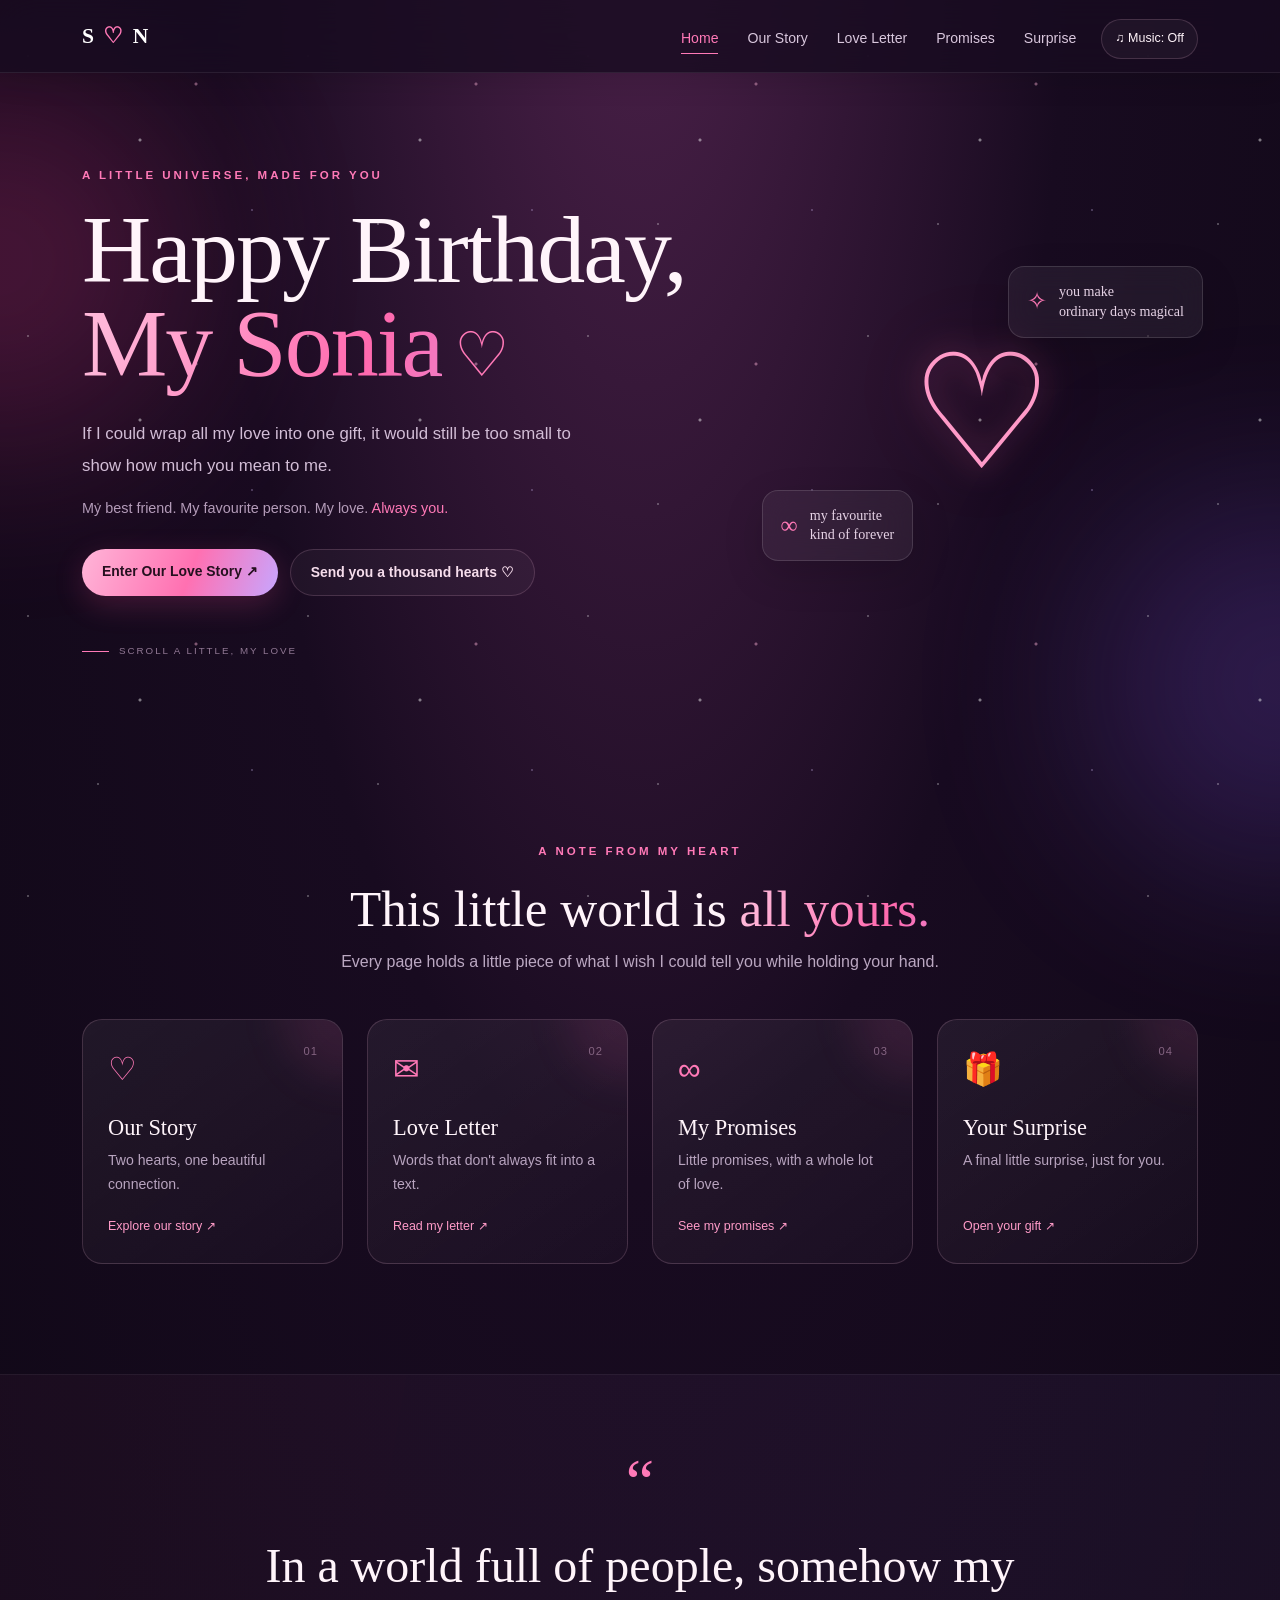
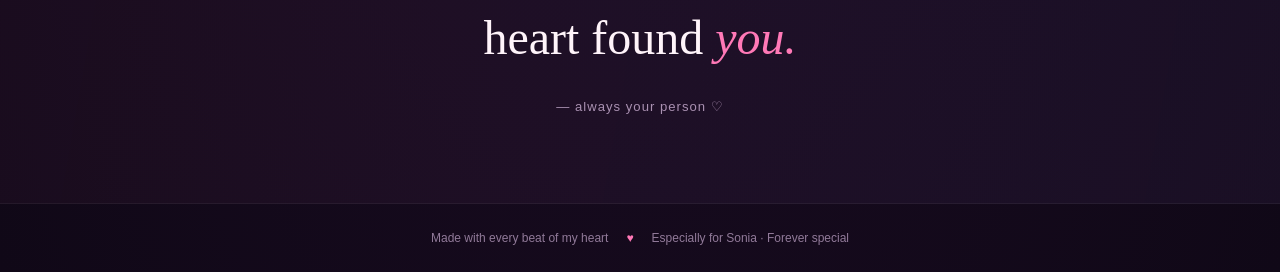
<file: index.html>
<!DOCTYPE html>
<html lang="en">
<head>
  <meta charset="UTF-8">
  <meta name="viewport" content="width=device-width, initial-scale=1.0">
  <meta name="theme-color" content="#180b20">
  <title>For Sonia ♡ | A Birthday Love Story</title>
  <link href="https://cdn.jsdelivr.net/npm/bootstrap@5.3.3/dist/css/bootstrap.min.css" rel="stylesheet">
  <link rel="stylesheet" href="./css/style.css">
</head>
<body>
  <div class="ambient ambient-one"></div><div class="ambient ambient-two"></div>
  <div class="star-field" aria-hidden="true"></div>
  <nav class="navbar navbar-expand-lg navbar-dark site-nav">
    <div class="container">
      <a class="navbar-brand brand-mark" href="index.html">S <span>♡</span> N</a>
      <button class="navbar-toggler" type="button" data-bs-toggle="collapse" data-bs-target="#mainNav" aria-label="Toggle navigation"><span class="navbar-toggler-icon"></span></button>
      <div class="collapse navbar-collapse" id="mainNav">
        <ul class="navbar-nav ms-auto align-items-lg-center">
          <li class="nav-item"><a class="nav-link active" href="index.html">Home</a></li>
          <li class="nav-item"><a class="nav-link" href="pages/our-story.html">Our Story</a></li>
          <li class="nav-item"><a class="nav-link" href="pages/love-letter.html">Love Letter</a></li>
          <li class="nav-item"><a class="nav-link" href="pages/promises.html">Promises</a></li>
          <li class="nav-item"><a class="nav-link" href="pages/final-surprise.html">Surprise</a></li>
          <li class="nav-item ms-lg-2"><button id="musicBtn" class="music-toggle">♫ Music: Off</button></li>
        </ul>
      </div>
    </div>
  </nav>

  <main>
    <section class="hero-section container">
      <div class="hero-content">
        <p class="eyebrow reveal">A LITTLE UNIVERSE, MADE FOR YOU</p>
        <div class="orbit-heart" aria-hidden="true"><span class="orbit orbit-a"></span><span class="orbit orbit-b"></span><span class="heart-core">♥</span><span class="orbit-dot"></span></div>
        <h1 class="hero-title reveal">Happy Birthday,<br><span class="gradient-text">My Sonia</span><span class="tiny-heart">♡</span></h1>
        <p class="hero-copy reveal">If I could wrap all my love into one gift, it would still be too small to show how much you mean to me.</p>
        <p class="hero-subline reveal">My best friend. My favourite person. My love. <span>Always you.</span></p>
        <div class="hero-actions reveal">
          <a class="btn btn-love" href="pages/our-story.html">Enter Our Love Story <span>↗</span></a>
          <button id="heartBurstBtn" class="btn btn-quiet">Send you a thousand hearts ♡</button>
        </div>
        <div class="scroll-cue"><span></span> SCROLL A LITTLE, MY LOVE</div>
      </div>
      <div class="hero-side" aria-hidden="true">
        <div class="glass-note note-top"><span class="note-icon">✧</span><span>you make<br>ordinary days magical</span></div>
        <div class="big-heart">♡</div>
        <div class="glass-note note-bottom"><span class="note-icon">∞</span><span>my favourite<br>kind of forever</span></div>
      </div>
    </section>

    <section class="container section-pad">
      <div class="section-heading reveal">
        <p class="eyebrow">A NOTE FROM MY HEART</p>
        <h2>This little world is <span class="gradient-text">all yours.</span></h2>
        <p>Every page holds a little piece of what I wish I could tell you while holding your hand.</p>
      </div>
      <div class="row g-4 feature-grid">
        <div class="col-md-6 col-lg-3 reveal"><a class="feature-card" href="pages/our-story.html"><span class="feature-number">01</span><span class="feature-icon">♡</span><h3>Our Story</h3><p>Two hearts, one beautiful connection.</p><span class="card-link">Explore our story ↗</span></a></div>
        <div class="col-md-6 col-lg-3 reveal"><a class="feature-card" href="pages/love-letter.html"><span class="feature-number">02</span><span class="feature-icon">✉</span><h3>Love Letter</h3><p>Words that don't always fit into a text.</p><span class="card-link">Read my letter ↗</span></a></div>
        <div class="col-md-6 col-lg-3 reveal"><a class="feature-card" href="pages/promises.html"><span class="feature-number">03</span><span class="feature-icon">∞</span><h3>My Promises</h3><p>Little promises, with a whole lot of love.</p><span class="card-link">See my promises ↗</span></a></div>
        <div class="col-md-6 col-lg-3 reveal"><a class="feature-card" href="pages/final-surprise.html"><span class="feature-number">04</span><span class="feature-icon">🎁</span><h3>Your Surprise</h3><p>A final little surprise, just for you.</p><span class="card-link">Open your gift ↗</span></a></div>
      </div>
    </section>

    <section class="quote-band">
      <div class="container reveal">
        <span class="quote-mark">“</span>
        <p>In a world full of people, somehow my heart found <em>you.</em></p>
        <span class="quote-signature">— always your person ♡</span>
      </div>
    </section>
  </main>

  <footer class="site-footer"><span>Made with every beat of my heart</span><span class="footer-heart">♥</span><span>Especially for Sonia · Forever special</span></footer>
  <div id="toastMessage" class="toast-message" role="status"></div>
  <script src="https://cdn.jsdelivr.net/npm/bootstrap@5.3.3/dist/js/bootstrap.bundle.min.js"></script>
  <script src="./js/script.js"></script>
</body>
</html>
</file>
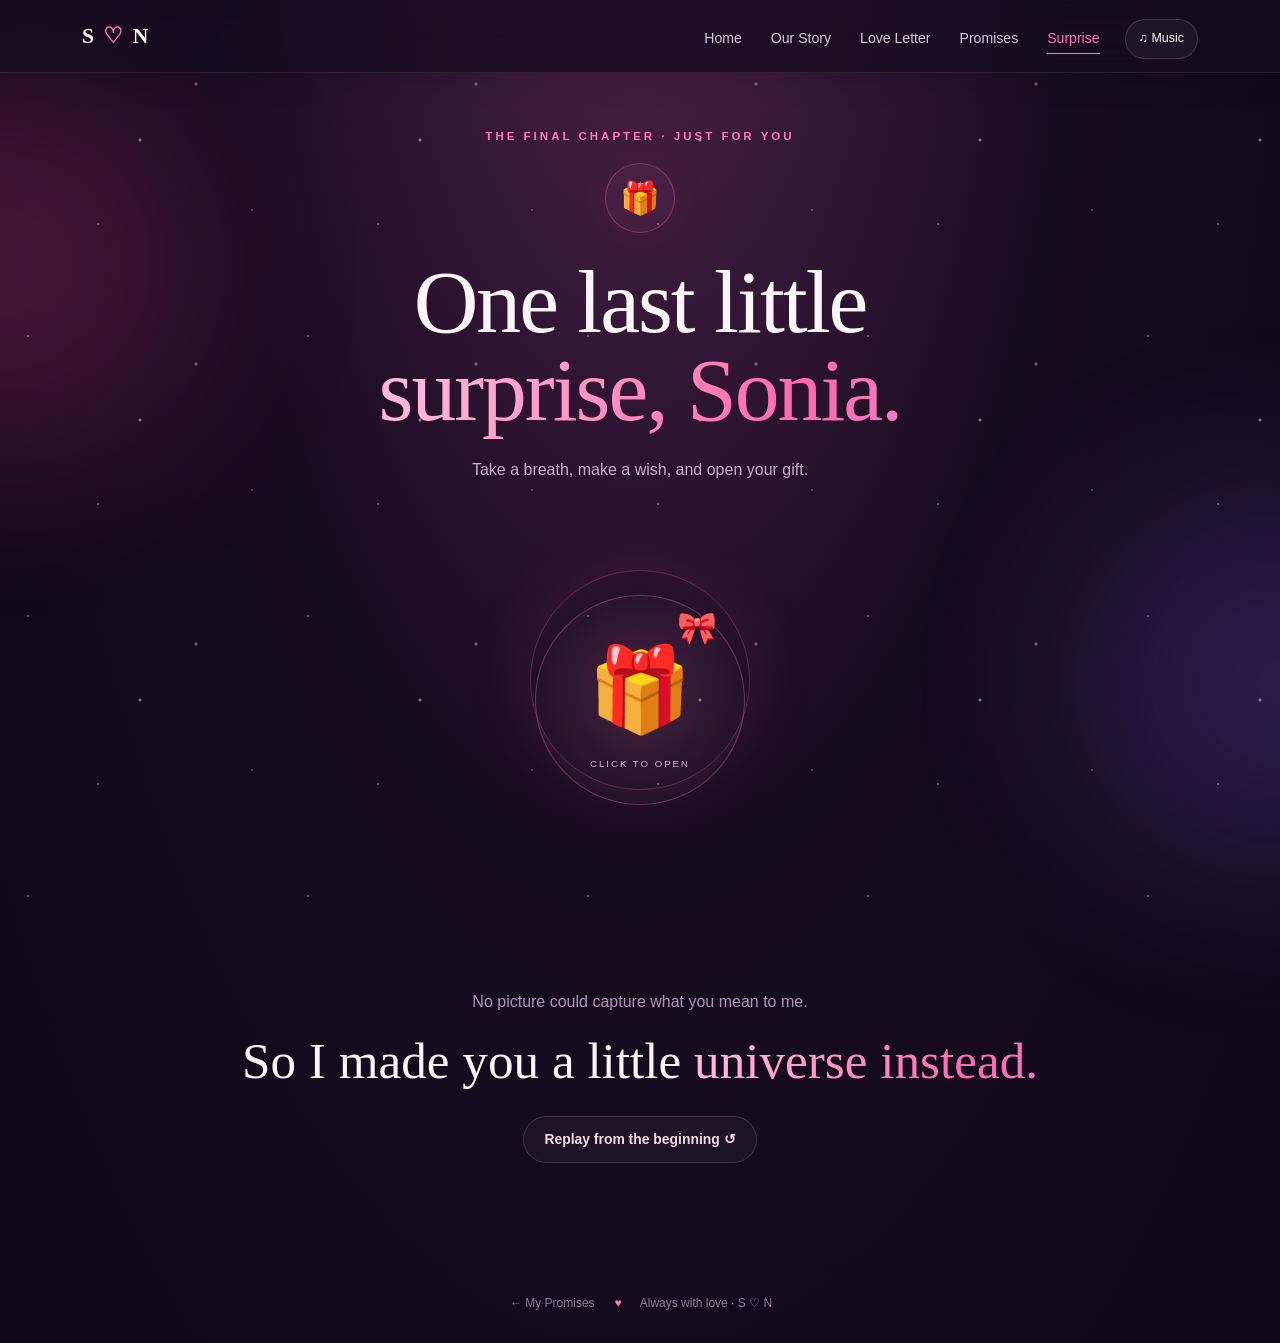
<file: pages/final-surprise.html>
<!DOCTYPE html>
<html lang="en">
<head><meta charset="UTF-8"><meta name="viewport" content="width=device-width, initial-scale=1.0"><title>One Last Surprise 🎁 | Sonia</title><link href="https://cdn.jsdelivr.net/npm/bootstrap@5.3.3/dist/css/bootstrap.min.css" rel="stylesheet"><link rel="stylesheet" href="../css/style.css"></head>
<body><div class="ambient ambient-one"></div><div class="ambient ambient-two"></div><div class="star-field"></div>
<nav class="navbar navbar-expand-lg navbar-dark site-nav"><div class="container"><a class="navbar-brand brand-mark" href="../index.html">S <span>♡</span> N</a><button class="navbar-toggler" type="button" data-bs-toggle="collapse" data-bs-target="#mainNav"><span class="navbar-toggler-icon"></span></button><div class="collapse navbar-collapse" id="mainNav"><ul class="navbar-nav ms-auto align-items-lg-center"><li class="nav-item"><a class="nav-link" href="../index.html">Home</a></li><li class="nav-item"><a class="nav-link" href="our-story.html">Our Story</a></li><li class="nav-item"><a class="nav-link" href="love-letter.html">Love Letter</a></li><li class="nav-item"><a class="nav-link" href="promises.html">Promises</a></li><li class="nav-item"><a class="nav-link active" href="final-surprise.html">Surprise</a></li><li class="nav-item ms-lg-2"><button class="music-toggle" data-music-toggle>♫ Music</button></li></ul></div></div></nav>
<main class="container inner-page final-page">
  <header class="page-hero reveal"><p class="eyebrow">THE FINAL CHAPTER · JUST FOR YOU</p><div class="page-symbol">🎁</div><h1>One last little<br><span class="gradient-text">surprise, Sonia.</span></h1><p>Take a breath, make a wish, and open your gift.</p></header>
  <section class="surprise-stage reveal">
    <div class="glow-ring"></div>
    <button id="bigGift" class="big-gift" aria-label="Open your birthday gift"><span class="gift-bow">🎀</span><span id="giftEmoji">🎁</span><small>CLICK TO OPEN</small></button>
    <div id="surpriseMessage" class="surprise-message" aria-live="polite">
      <div class="surprise-heart">♥</div>
      <p class="eyebrow">MY BIRTHDAY WISH FOR YOU</p>
      <h2>May your heart always<br><span class="gradient-text">feel loved.</span></h2>
      <p>May life be gentle with you, may your dreams find their way to you, and may you never forget how precious you are to me. Happy Birthday, my Sonia. You are one of my favourite parts of this life. 💗</p>
      <p class="forever-line">Today, tomorrow, and in all the little moments in between—I'm cheering for you. ♡</p>
      <button id="finalConfettiBtn" class="btn btn-love">Celebrate Our Sonia! 🎉</button>
    </div>
  </section>
  <div class="center-cta reveal"><p class="soft-copy">No picture could capture what you mean to me.</p><h2>So I made you a little <span class="gradient-text">universe instead.</span></h2><a class="btn btn-quiet" href="../index.html">Replay from the beginning ↺</a></div>
</main>
<footer class="site-footer"><a href="promises.html">← My Promises</a><span class="footer-heart">♥</span><span>Always with love · S ♡ N</span></footer>
<script src="https://cdn.jsdelivr.net/npm/bootstrap@5.3.3/dist/js/bootstrap.bundle.min.js"></script><script src="../js/script.js"></script></body></html>
</file>
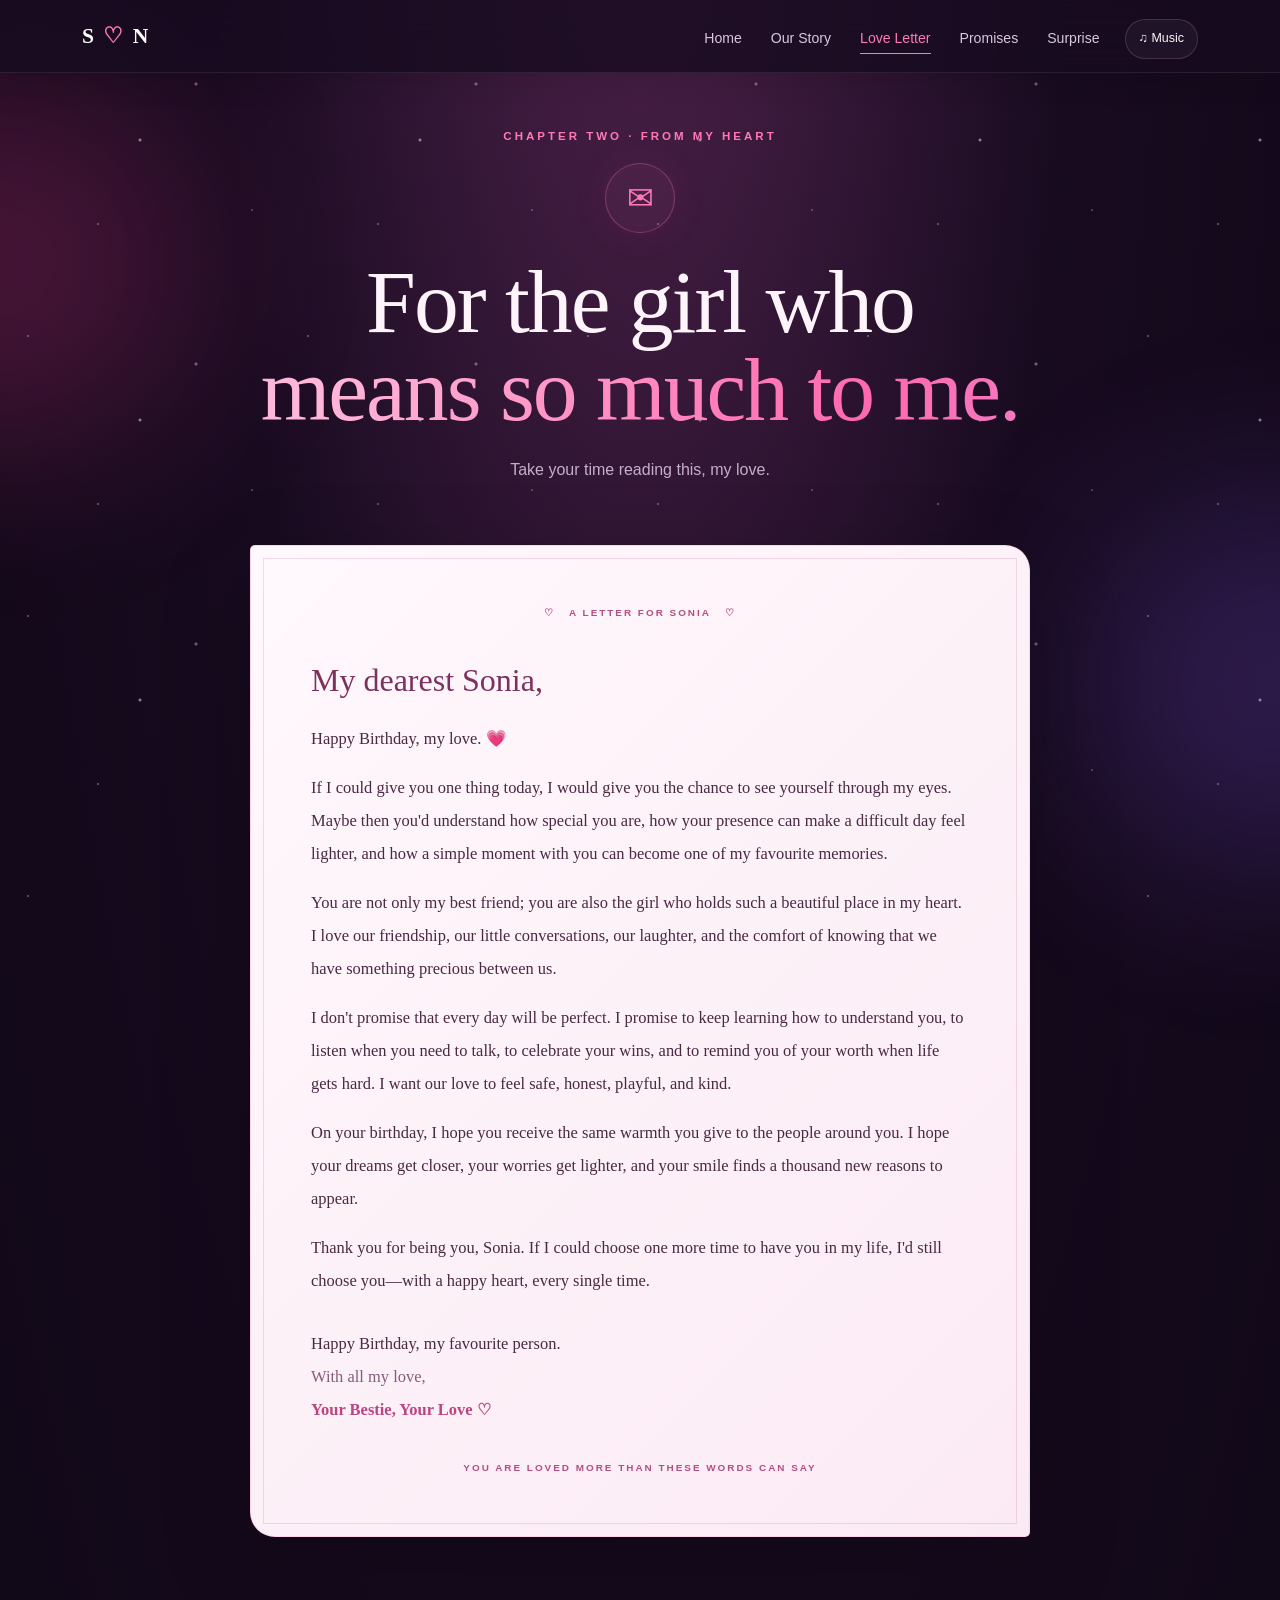
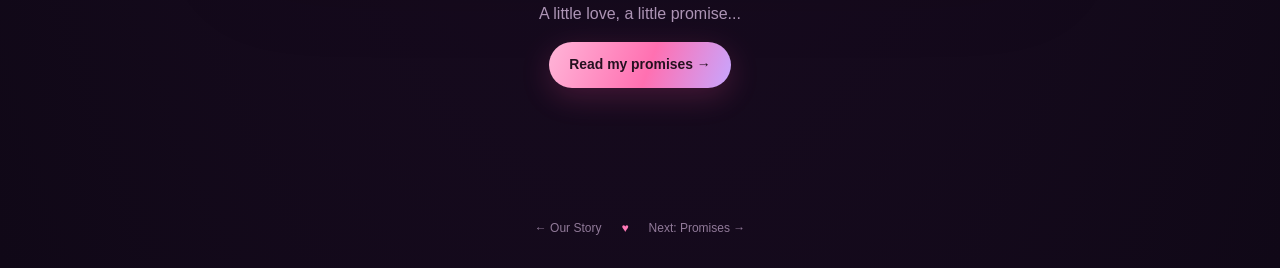
<file: pages/love-letter.html>
<!DOCTYPE html>
<html lang="en">
<head><meta charset="UTF-8"><meta name="viewport" content="width=device-width, initial-scale=1.0"><title>A Letter for Sonia 💌</title><link href="https://cdn.jsdelivr.net/npm/bootstrap@5.3.3/dist/css/bootstrap.min.css" rel="stylesheet"><link rel="stylesheet" href="../css/style.css"></head>
<body><div class="ambient ambient-one"></div><div class="ambient ambient-two"></div><div class="star-field"></div>
<nav class="navbar navbar-expand-lg navbar-dark site-nav"><div class="container"><a class="navbar-brand brand-mark" href="../index.html">S <span>♡</span> N</a><button class="navbar-toggler" type="button" data-bs-toggle="collapse" data-bs-target="#mainNav"><span class="navbar-toggler-icon"></span></button><div class="collapse navbar-collapse" id="mainNav"><ul class="navbar-nav ms-auto align-items-lg-center"><li class="nav-item"><a class="nav-link" href="../index.html">Home</a></li><li class="nav-item"><a class="nav-link" href="our-story.html">Our Story</a></li><li class="nav-item"><a class="nav-link active" href="love-letter.html">Love Letter</a></li><li class="nav-item"><a class="nav-link" href="promises.html">Promises</a></li><li class="nav-item"><a class="nav-link" href="final-surprise.html">Surprise</a></li><li class="nav-item ms-lg-2"><button class="music-toggle" data-music-toggle>♫ Music</button></li></ul></div></div></nav>
<main class="container inner-page letter-page">
  <header class="page-hero reveal"><p class="eyebrow">CHAPTER TWO · FROM MY HEART</p><div class="page-symbol">✉</div><h1>For the girl who<br><span class="gradient-text">means so much to me.</span></h1><p>Take your time reading this, my love.</p></header>
  <section class="love-letter-paper reveal">
    <div class="paper-top">♡ &nbsp; A LETTER FOR SONIA &nbsp; ♡</div>
    <h2>My dearest Sonia,</h2>
    <p>Happy Birthday, my love. 💗</p>
    <p>If I could give you one thing today, I would give you the chance to see yourself through my eyes. Maybe then you'd understand how special you are, how your presence can make a difficult day feel lighter, and how a simple moment with you can become one of my favourite memories.</p>
    <p>You are not only my best friend; you are also the girl who holds such a beautiful place in my heart. I love our friendship, our little conversations, our laughter, and the comfort of knowing that we have something precious between us.</p>
    <p>I don't promise that every day will be perfect. I promise to keep learning how to understand you, to listen when you need to talk, to celebrate your wins, and to remind you of your worth when life gets hard. I want our love to feel safe, honest, playful, and kind.</p>
    <p>On your birthday, I hope you receive the same warmth you give to the people around you. I hope your dreams get closer, your worries get lighter, and your smile finds a thousand new reasons to appear.</p>
    <p>Thank you for being you, Sonia. If I could choose one more time to have you in my life, I'd still choose you—with a happy heart, every single time.</p>
    <p class="letter-signoff">Happy Birthday, my favourite person.<br><span>With all my love,</span><br><strong>Your Bestie, Your Love ♡</strong></p>
    <div class="paper-bottom">YOU ARE LOVED MORE THAN THESE WORDS CAN SAY</div>
  </section>
  <div class="center-cta reveal"><p class="soft-copy">A little love, a little promise...</p><a class="btn btn-love" href="promises.html">Read my promises →</a></div>
</main>
<footer class="site-footer"><a href="our-story.html">← Our Story</a><span class="footer-heart">♥</span><a href="promises.html">Next: Promises →</a></footer>
<script src="https://cdn.jsdelivr.net/npm/bootstrap@5.3.3/dist/js/bootstrap.bundle.min.js"></script><script src="../js/script.js"></script></body></html>
</file>
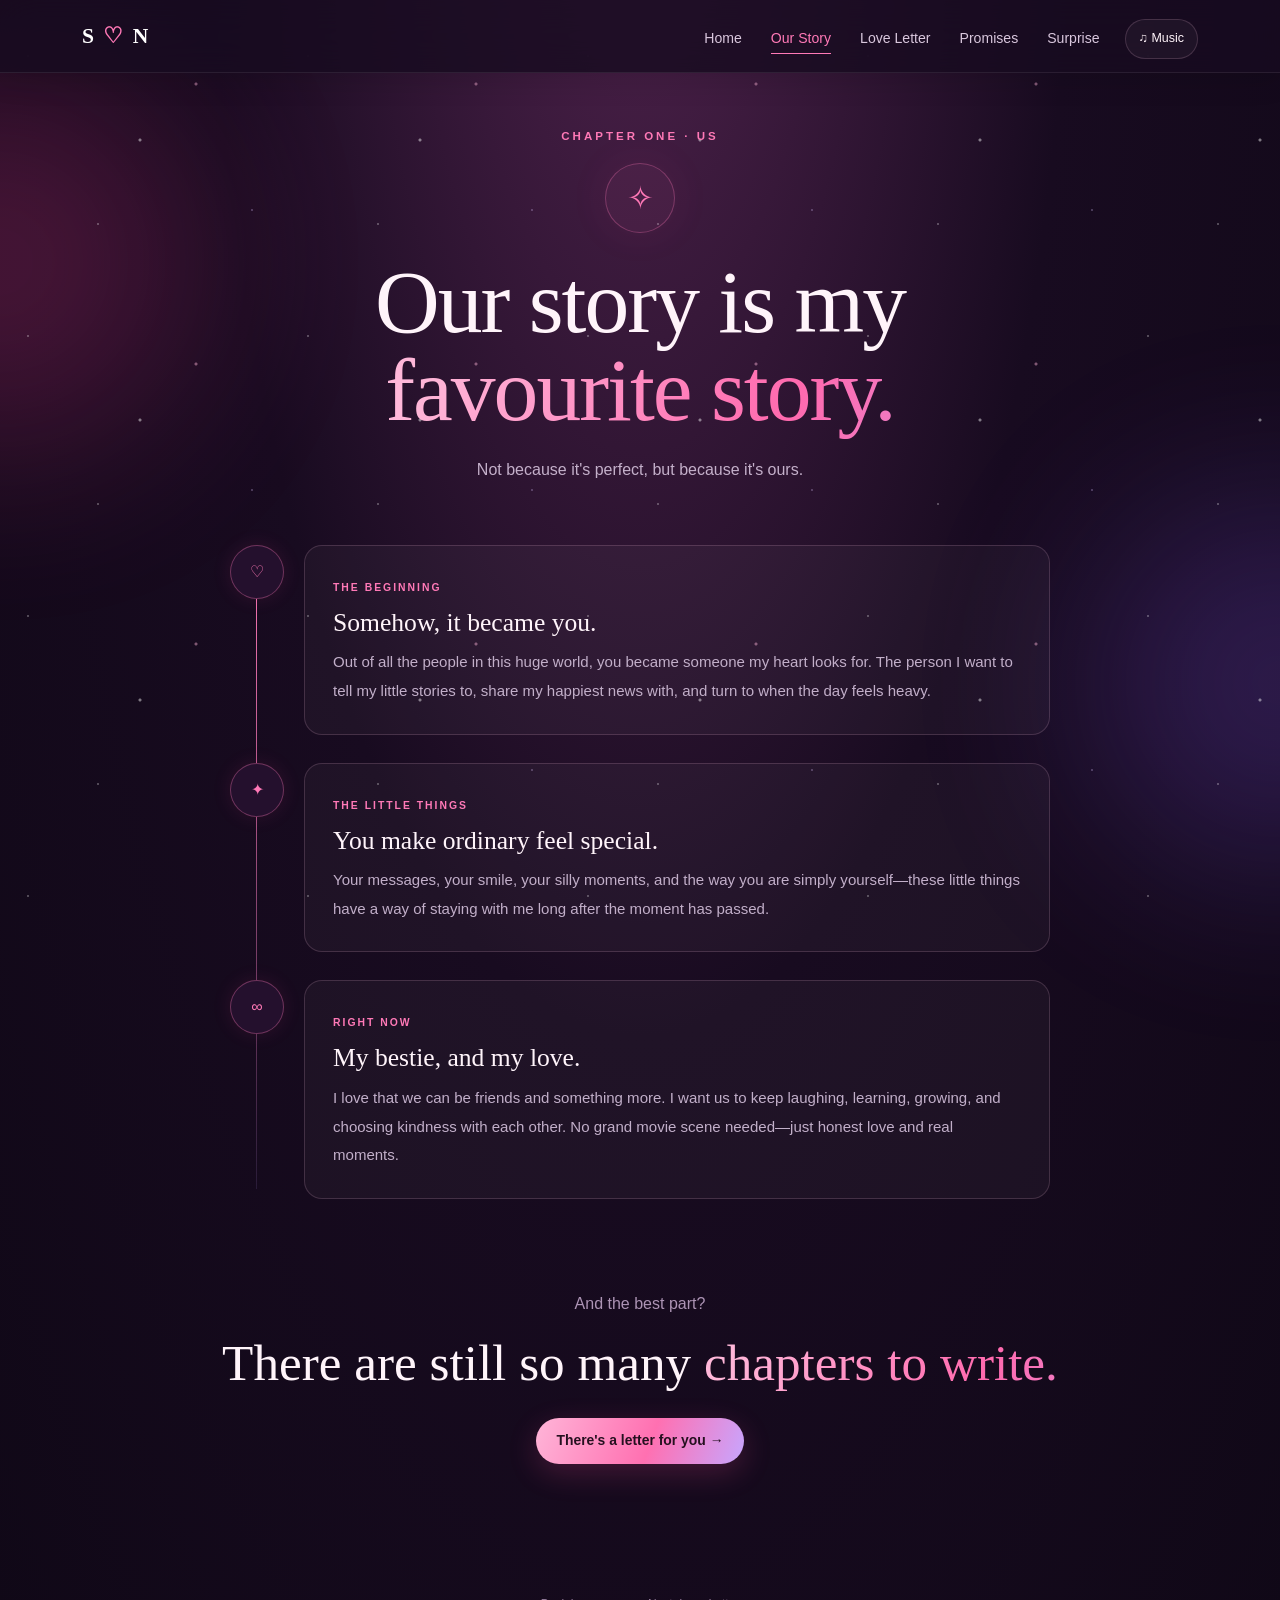
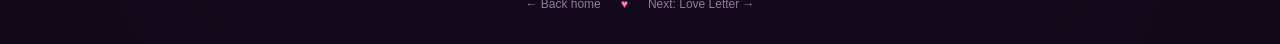
<file: pages/our-story.html>
<!DOCTYPE html>
<html lang="en">
<head>
  <meta charset="UTF-8"><meta name="viewport" content="width=device-width, initial-scale=1.0">
  <title>Our Story ♡ | For Sonia</title>
  <link href="https://cdn.jsdelivr.net/npm/bootstrap@5.3.3/dist/css/bootstrap.min.css" rel="stylesheet"><link rel="stylesheet" href="../css/style.css">
</head>
<body><div class="ambient ambient-one"></div><div class="ambient ambient-two"></div><div class="star-field"></div>
<nav class="navbar navbar-expand-lg navbar-dark site-nav"><div class="container"><a class="navbar-brand brand-mark" href="../index.html">S <span>♡</span> N</a><button class="navbar-toggler" type="button" data-bs-toggle="collapse" data-bs-target="#mainNav"><span class="navbar-toggler-icon"></span></button><div class="collapse navbar-collapse" id="mainNav"><ul class="navbar-nav ms-auto align-items-lg-center"><li class="nav-item"><a class="nav-link" href="../index.html">Home</a></li><li class="nav-item"><a class="nav-link active" href="our-story.html">Our Story</a></li><li class="nav-item"><a class="nav-link" href="love-letter.html">Love Letter</a></li><li class="nav-item"><a class="nav-link" href="promises.html">Promises</a></li><li class="nav-item"><a class="nav-link" href="final-surprise.html">Surprise</a></li><li class="nav-item ms-lg-2"><button class="music-toggle" data-music-toggle>♫ Music</button></li></ul></div></div></nav>
<main class="container inner-page">
  <header class="page-hero reveal"><p class="eyebrow">CHAPTER ONE · US</p><div class="page-symbol">✧</div><h1>Our story is my<br><span class="gradient-text">favourite story.</span></h1><p>Not because it's perfect, but because it's ours.</p></header>
  <section class="story-timeline">
    <article class="timeline-item reveal"><span class="timeline-dot">♡</span><div class="timeline-card"><span class="mini-label">THE BEGINNING</span><h2>Somehow, it became you.</h2><p>Out of all the people in this huge world, you became someone my heart looks for. The person I want to tell my little stories to, share my happiest news with, and turn to when the day feels heavy.</p></div></article>
    <article class="timeline-item reveal"><span class="timeline-dot">✦</span><div class="timeline-card"><span class="mini-label">THE LITTLE THINGS</span><h2>You make ordinary feel special.</h2><p>Your messages, your smile, your silly moments, and the way you are simply yourself—these little things have a way of staying with me long after the moment has passed.</p></div></article>
    <article class="timeline-item reveal"><span class="timeline-dot">∞</span><div class="timeline-card"><span class="mini-label">RIGHT NOW</span><h2>My bestie, and my love.</h2><p>I love that we can be friends and something more. I want us to keep laughing, learning, growing, and choosing kindness with each other. No grand movie scene needed—just honest love and real moments.</p></div></article>
  </section>
  <div class="center-cta reveal"><p class="soft-copy">And the best part?</p><h2>There are still so many <span class="gradient-text">chapters to write.</span></h2><a class="btn btn-love" href="love-letter.html">There's a letter for you →</a></div>
</main>
<footer class="site-footer"><a href="../index.html">← Back home</a><span class="footer-heart">♥</span><a href="love-letter.html">Next: Love Letter →</a></footer>
<script src="https://cdn.jsdelivr.net/npm/bootstrap@5.3.3/dist/js/bootstrap.bundle.min.js"></script><script src="../js/script.js"></script></body></html>
</file>
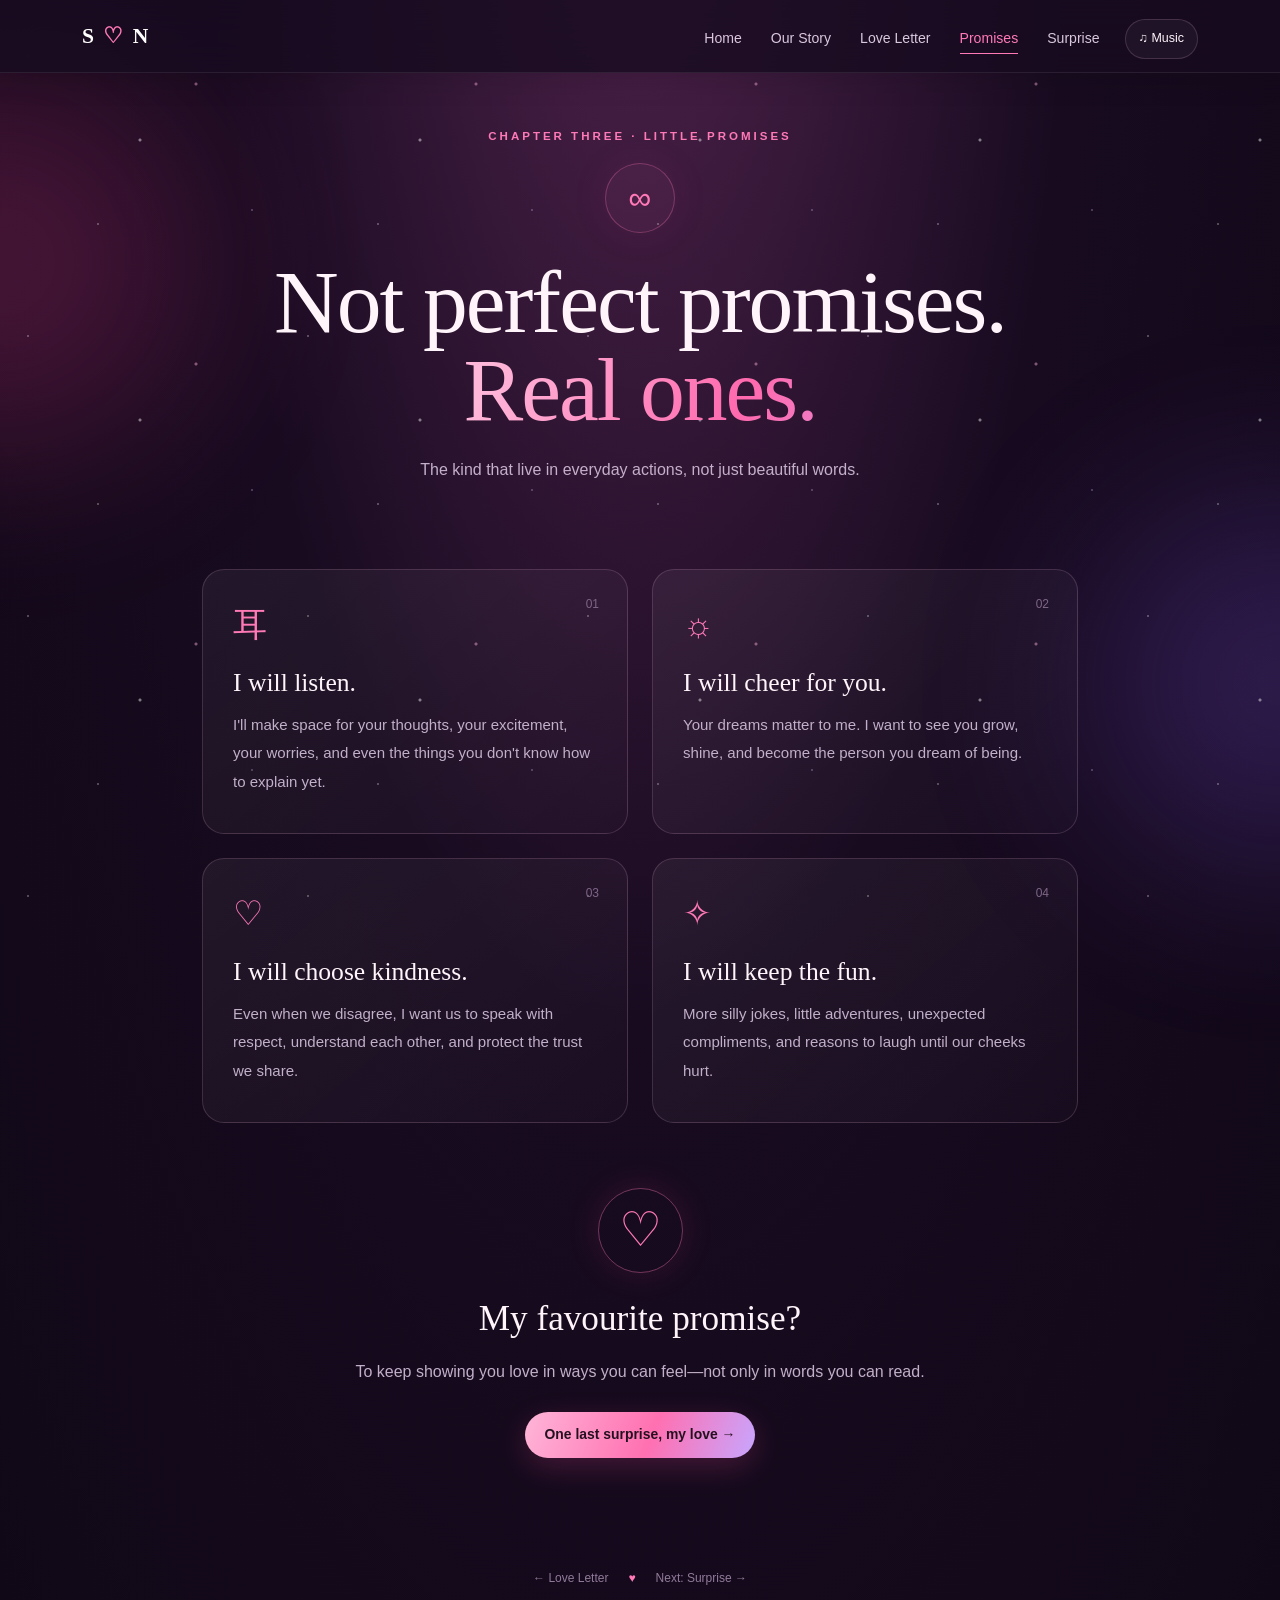
<file: pages/promises.html>
<!DOCTYPE html>
<html lang="en">
<head><meta charset="UTF-8"><meta name="viewport" content="width=device-width, initial-scale=1.0"><title>My Promises to Sonia ∞</title><link href="https://cdn.jsdelivr.net/npm/bootstrap@5.3.3/dist/css/bootstrap.min.css" rel="stylesheet"><link rel="stylesheet" href="../css/style.css"></head>
<body><div class="ambient ambient-one"></div><div class="ambient ambient-two"></div><div class="star-field"></div>
<nav class="navbar navbar-expand-lg navbar-dark site-nav"><div class="container"><a class="navbar-brand brand-mark" href="../index.html">S <span>♡</span> N</a><button class="navbar-toggler" type="button" data-bs-toggle="collapse" data-bs-target="#mainNav"><span class="navbar-toggler-icon"></span></button><div class="collapse navbar-collapse" id="mainNav"><ul class="navbar-nav ms-auto align-items-lg-center"><li class="nav-item"><a class="nav-link" href="../index.html">Home</a></li><li class="nav-item"><a class="nav-link" href="our-story.html">Our Story</a></li><li class="nav-item"><a class="nav-link" href="love-letter.html">Love Letter</a></li><li class="nav-item"><a class="nav-link active" href="promises.html">Promises</a></li><li class="nav-item"><a class="nav-link" href="final-surprise.html">Surprise</a></li><li class="nav-item ms-lg-2"><button class="music-toggle" data-music-toggle>♫ Music</button></li></ul></div></div></nav>
<main class="container inner-page">
  <header class="page-hero reveal"><p class="eyebrow">CHAPTER THREE · LITTLE PROMISES</p><div class="page-symbol">∞</div><h1>Not perfect promises.<br><span class="gradient-text">Real ones.</span></h1><p>The kind that live in everyday actions, not just beautiful words.</p></header>
  <section class="row g-4 promise-grid">
    <div class="col-md-6 reveal"><article class="promise-card"><span>01</span><div class="promise-icon">耳</div><h2>I will listen.</h2><p>I'll make space for your thoughts, your excitement, your worries, and even the things you don't know how to explain yet.</p></article></div>
    <div class="col-md-6 reveal"><article class="promise-card"><span>02</span><div class="promise-icon">☼</div><h2>I will cheer for you.</h2><p>Your dreams matter to me. I want to see you grow, shine, and become the person you dream of being.</p></article></div>
    <div class="col-md-6 reveal"><article class="promise-card"><span>03</span><div class="promise-icon">♡</div><h2>I will choose kindness.</h2><p>Even when we disagree, I want us to speak with respect, understand each other, and protect the trust we share.</p></article></div>
    <div class="col-md-6 reveal"><article class="promise-card"><span>04</span><div class="promise-icon">✧</div><h2>I will keep the fun.</h2><p>More silly jokes, little adventures, unexpected compliments, and reasons to laugh until our cheeks hurt.</p></article></div>
  </section>
  <div class="promise-finale reveal"><div class="promise-ring">♡</div><h2>My favourite promise?</h2><p>To keep showing you love in ways you can feel—not only in words you can read.</p><a class="btn btn-love" href="final-surprise.html">One last surprise, my love →</a></div>
</main>
<footer class="site-footer"><a href="love-letter.html">← Love Letter</a><span class="footer-heart">♥</span><a href="final-surprise.html">Next: Surprise →</a></footer>
<script src="https://cdn.jsdelivr.net/npm/bootstrap@5.3.3/dist/js/bootstrap.bundle.min.js"></script><script src="../js/script.js"></script></body></html>
</file>
<file: css/style.css>
/* ===============================
   SONIA'S ROMANTIC BIRTHDAY WEBSITE
   Beginner-friendly custom CSS
   =============================== */
:root {
  --night: #180b20;
  --night-soft: #24102d;
  --pink: #ff79b7;
  --rose: #ff4f9a;
  --lilac: #bba0ff;
  --cream: #fff4fa;
  --muted: #c9b5ce;
  --line: rgba(255, 195, 225, .17);
}
* { box-sizing: border-box; }
html { scroll-behavior: smooth; scroll-padding-top: 84px; }
body {
  position: relative;
  min-height: 100vh;
  margin: 0;
  overflow-x: hidden;
  color: var(--cream);
  background: radial-gradient(ellipse at 50% -15%, #51234e 0%, var(--night) 48%, #100817 100%);
  font-family: "Trebuchet MS", Arial, sans-serif;
}
a { color: inherit; text-decoration: none; }
.ambient { position: fixed; z-index: -3; width: 380px; height: 380px; border-radius: 50%; filter: blur(95px); opacity: .22; pointer-events: none; }
.ambient-one { top: 8%; left: -190px; background: #ff3f99; animation: ambientDrift 14s ease-in-out infinite alternate; }
.ambient-two { right: -190px; bottom: 3%; background: #8d5bff; animation: ambientDrift 17s ease-in-out infinite alternate-reverse; }
.star-field { position: fixed; inset: 0; z-index: -2; pointer-events: none; opacity: .45; background-image: radial-gradient(1px 1px at 10% 20%, #fff 50%, transparent 100%), radial-gradient(2px 2px at 70% 30%, #ffb7d9 50%, transparent 100%), radial-gradient(1px 1px at 35% 80%, #fff 50%, transparent 100%), radial-gradient(1px 1px at 90% 75%, #d7c2ff 50%, transparent 100%), radial-gradient(2px 2px at 50% 50%, #fff 50%, transparent 100%); background-size: 280px 280px; animation: starTwinkle 5s ease-in-out infinite alternate; }
.site-nav { position: sticky; top: 0; z-index: 5; padding: 13px 0; border-bottom: 1px solid rgba(255,255,255,.08); background: rgba(24,11,32,.82); backdrop-filter: blur(18px); box-shadow: 0 8px 28px rgba(0,0,0,.12); }
.brand-mark { font-family: Georgia, serif; font-size: 1.35rem; letter-spacing: 2px; font-weight: 700; }
.brand-mark span { color: var(--pink); display: inline-block; animation: heartBeat 1.6s infinite; }
.navbar-nav { gap: 5px; }
.nav-link { position: relative; color: #d9c7dd !important; font-size: .88rem; padding: 10px 12px !important; transition: color .25s ease; }
.nav-link::after { position: absolute; right: 12px; bottom: 5px; left: 12px; height: 1px; content: ""; background: var(--pink); transform: scaleX(0); transform-origin: left; transition: transform .25s ease; }
.nav-link:hover, .nav-link.active { color: var(--pink) !important; }
.nav-link:hover::after, .nav-link.active::after { transform: scaleX(1); }
.music-toggle { min-height: 40px; padding: 8px 13px; color: var(--cream); border: 1px solid var(--line); border-radius: 50px; background: rgba(255,255,255,.04); font-size: .78rem; transition: .25s; }
.music-toggle:hover { border-color: var(--pink); background: rgba(255,121,183,.1); }
.navbar-toggler { border-color: var(--line); }
.navbar-toggler:focus { box-shadow: 0 0 0 .2rem rgba(255,121,183,.25); }
.navbar-collapse { padding-top: 5px; }
.hero-section { display: grid; grid-template-columns: 1.2fr .8fr; align-items: center; gap: 35px; min-height: 690px; padding-top: 65px; padding-bottom: 75px; }
.hero-content { position: relative; z-index: 1; }
.eyebrow { margin-bottom: 18px; color: var(--pink); font-size: .72rem; font-weight: 700; letter-spacing: 3px; }
.hero-title, .page-hero h1 { margin: 0; font-family: Georgia, "Times New Roman", serif; font-size: clamp(3.5rem, 7.5vw, 6.8rem); line-height: .98; letter-spacing: -2px; }
.gradient-text { color: transparent; background: linear-gradient(110deg, #ffb7d9 5%, #ff69ae 45%, #c9adff 95%); background-size: 180% 100%; background-clip: text; -webkit-background-clip: text; animation: gradientShimmer 8s ease-in-out infinite alternate; }
.tiny-heart { display: inline-block; margin-left: 12px; color: var(--pink); font-size: .65em; animation: heartBeat 1.7s infinite; }
.hero-copy { max-width: 510px; margin-top: 27px; color: #d2bdd6; font-size: 1.05rem; line-height: 1.9; }
.hero-subline { color: #b49cb9; font-size: .9rem; }
.hero-subline span { color: var(--pink); }
.hero-actions { display: flex; flex-wrap: wrap; gap: 12px; margin-top: 30px; }
.btn { min-height: 46px; padding: 12px 20px; border-radius: 50px; font-size: .87rem; font-weight: 700; transition: transform .25s, box-shadow .25s, background .25s; }
.btn:hover { transform: translateY(-3px); }
.btn:active { transform: translateY(0) scale(.98); }
.btn-love { color: #25101f; border: 0; background: linear-gradient(110deg, #ffb5d8, #ff70b1 55%, #c7a6ff); box-shadow: 0 9px 30px rgba(255,79,154,.2); }
.btn-love:hover { color: #25101f; box-shadow: 0 13px 35px rgba(255,79,154,.34); }
.btn-quiet { color: #f6ddec; border: 1px solid var(--line); background: rgba(255,255,255,.035); }
.btn-quiet:hover { color: white; border-color: rgba(255,121,183,.55); background: rgba(255,121,183,.08); }
.scroll-cue { display: flex; align-items: center; gap: 10px; margin-top: 48px; color: #927995; font-size: .61rem; letter-spacing: 2px; }
.scroll-cue span { width: 27px; height: 1px; background: var(--pink); }
.hero-side { position: relative; min-height: 390px; display: grid; place-items: center; }
.big-heart { display: grid; place-items: center; width: 245px; height: 245px; color: #ff9ac8; font-size: 10rem; text-shadow: 0 0 30px rgba(255,105,174,.55), 0 0 95px rgba(255,70,151,.3); animation: heartFloat 4s ease-in-out infinite; }
.orbit-heart { position: relative; width: 100px; height: 100px; margin: 0 0 25px 8px; display: none; }
.heart-core { position: absolute; inset: 0; display: grid; place-items: center; color: var(--pink); font-size: 5rem; text-shadow: 0 0 30px #ff4f9a; animation: heartBeat 1.5s infinite; }
.orbit { position: absolute; inset: 5px -30px; border: 1px solid rgba(255,150,204,.4); border-radius: 50%; transform: rotate(35deg); }
.orbit-b { transform: rotate(-35deg); }
.orbit-dot { position: absolute; top: 5px; left: 70px; width: 9px; height: 9px; border-radius: 50%; background: #fff0f8; box-shadow: 0 0 15px var(--pink); }
.glass-note { position: absolute; display: flex; align-items: center; gap: 12px; padding: 15px 18px; color: #e6d3e6; border: 1px solid rgba(255,255,255,.13); border-radius: 16px; background: rgba(255,255,255,.055); backdrop-filter: blur(15px); font-family: Georgia, serif; font-size: .88rem; line-height: 1.4; box-shadow: 0 14px 40px rgba(0,0,0,.14); animation: noteFloat 5s ease-in-out infinite; }
.note-icon { color: var(--pink); font-size: 1.5rem; }
.note-top { top: 48px; right: -5px; }
.note-bottom { bottom: 47px; left: -4px; animation-delay: -2.2s; }
.section-pad { padding-top: 80px; padding-bottom: 110px; }
.section-heading { max-width: 650px; margin: 0 auto 42px; text-align: center; }
.section-heading h2, .center-cta h2 { font-family: Georgia, serif; font-size: clamp(2rem, 4vw, 3.3rem); }
.section-heading p:not(.eyebrow) { color: #bba8c2; line-height: 1.8; }
.feature-card { position: relative; display: block; height: 100%; min-height: 245px; padding: 25px; overflow: hidden; border: 1px solid var(--line); border-radius: 20px; background: linear-gradient(145deg, rgba(255,255,255,.06), rgba(255,255,255,.018)); transition: transform .35s, border-color .35s, background .35s, box-shadow .35s; }
.feature-card::after { content: ""; position: absolute; top: -70px; right: -70px; width: 130px; height: 130px; border-radius: 50%; background: rgba(255,105,174,.09); filter: blur(20px); transition: transform .4s; }
.feature-card:hover, .feature-card:focus-visible { color: var(--cream); transform: translateY(-8px); border-color: rgba(255,121,183,.55); background: linear-gradient(145deg, rgba(255,121,183,.1), rgba(255,255,255,.025)); box-shadow: 0 18px 38px rgba(0,0,0,.2); }
.feature-card:hover::after { transform: scale(1.5); }
.feature-number { position: absolute; top: 23px; right: 24px; color: #7d657f; font-size: .7rem; letter-spacing: 1px; }
.feature-icon { display: block; margin-bottom: 22px; color: var(--pink); font-size: 2rem; }
.feature-card h3 { font-family: Georgia, serif; font-size: 1.4rem; }
.feature-card p { min-height: 48px; color: #b8a4bf; font-size: .88rem; line-height: 1.65; }
.card-link { color: #ff9bc8; font-size: .78rem; }
.quote-band { padding: 85px 0; text-align: center; border-top: 1px solid rgba(255,255,255,.05); border-bottom: 1px solid rgba(255,255,255,.05); background: linear-gradient(100deg, rgba(255,121,183,.04), rgba(175,135,255,.06)); }
.quote-mark { color: var(--pink); font-family: Georgia, serif; font-size: 4rem; line-height: .7; }
.quote-band p { max-width: 760px; margin: 20px auto; font-family: Georgia, serif; font-size: clamp(1.7rem, 4vw, 3rem); }
.quote-band em { color: var(--pink); }
.quote-signature { color: #aa91b2; font-size: .82rem; letter-spacing: 1px; }
.site-footer { display: flex; flex-wrap: wrap; justify-content: center; align-items: center; gap: 18px; padding: 25px 15px; color: #917a99; font-size: .75rem; text-align: center; }
.site-footer a { padding: 6px 2px; transition: color .2s ease; }
.site-footer a:hover { color: var(--pink); }
.footer-heart { color: var(--pink); animation: heartBeat 1.6s infinite; }
.inner-page { min-height: 70vh; padding-top: 55px; padding-bottom: 80px; }
.page-hero { max-width: 850px; margin: 0 auto 60px; text-align: center; }
.page-hero h1 { font-size: clamp(3rem, 7vw, 5.8rem); }
.page-hero > p:last-child { margin: 22px auto 0; color: #c4b0ca; line-height: 1.8; }
.page-symbol { display: grid; place-items: center; width: 70px; height: 70px; margin: 0 auto 25px; color: var(--pink); border: 1px solid rgba(255,121,183,.3); border-radius: 50%; background: rgba(255,121,183,.06); font-size: 2rem; box-shadow: 0 0 40px rgba(255,79,154,.08); animation: symbolGlow 3s ease-in-out infinite; }
.story-timeline { position: relative; max-width: 820px; margin: 0 auto; }
.story-timeline::before { content: ""; position: absolute; top: 10px; bottom: 10px; left: 26px; width: 1px; background: linear-gradient(var(--pink), rgba(187,160,255,.12)); }
.timeline-item { position: relative; display: grid; grid-template-columns: 54px 1fr; gap: 20px; margin-bottom: 28px; }
.timeline-dot { z-index: 1; display: grid; place-items: center; width: 54px; height: 54px; color: var(--pink); border: 1px solid rgba(255,121,183,.35); border-radius: 50%; background: #24102d; box-shadow: 0 0 20px rgba(255,79,154,.1); }
.timeline-card { padding: 28px; border: 1px solid var(--line); border-radius: 18px; background: rgba(255,255,255,.035); transition: transform .3s, border-color .3s, background .3s; }
.timeline-item:hover .timeline-card { transform: translateX(5px); border-color: rgba(255,121,183,.3); background: rgba(255,255,255,.05); }
.mini-label { color: var(--pink); font-size: .65rem; font-weight: 700; letter-spacing: 2px; }
.timeline-card h2 { margin: 10px 0; font-family: Georgia, serif; font-size: 1.6rem; }
.timeline-card p, .promise-card p { margin: 0; color: #c2afc9; line-height: 1.9; font-size: .94rem; }
.center-cta { padding: 65px 10px 20px; text-align: center; }
.center-cta h2 { margin-bottom: 25px; }
.soft-copy { color: #ad94b5; }
.love-letter-paper { position: relative; max-width: 780px; margin: 0 auto; padding: clamp(25px, 6vw, 60px); color: #4a2943; border: 1px solid rgba(255,195,225,.65); border-radius: 5px 25px 5px 25px; background: linear-gradient(135deg, #fff8fc, #fbeaf4); box-shadow: 0 30px 90px rgba(0,0,0,.22); transform: rotate(-.35deg); }
.love-letter-paper::before { content: ""; position: absolute; inset: 12px; border: 1px solid rgba(207,103,157,.22); pointer-events: none; }
.paper-top, .paper-bottom { position: relative; text-align: center; color: #b44e84; font-size: .62rem; font-weight: 700; letter-spacing: 2px; }
.love-letter-paper h2 { position: relative; margin-top: 40px; margin-bottom: 24px; color: #7d315f; font-family: Georgia, serif; font-size: 2rem; }
.love-letter-paper p { position: relative; font-family: Georgia, "Times New Roman", serif; font-size: 1.03rem; line-height: 2; }
.love-letter-paper .letter-signoff { margin-top: 30px; }
.letter-signoff span { color: #865c7d; }
.letter-signoff strong { color: #bd4381; }
.paper-bottom { margin-top: 35px; }
.promise-grid { max-width: 900px; margin: 0 auto; }
.promise-card { position: relative; height: 100%; min-height: 265px; padding: 30px; border: 1px solid var(--line); border-radius: 22px; background: linear-gradient(140deg, rgba(255,255,255,.055), rgba(255,255,255,.015)); transition: transform .3s, border-color .3s, box-shadow .3s; }
.promise-card:hover { transform: translateY(-7px); border-color: rgba(255,121,183,.45); box-shadow: 0 18px 38px rgba(0,0,0,.17); }
.promise-card > span { position: absolute; top: 25px; right: 28px; color: #7f6688; font-size: .75rem; }
.promise-icon { margin-bottom: 18px; color: var(--pink); font-size: 2.1rem; }
.promise-card h2 { margin-bottom: 12px; font-family: Georgia, serif; font-size: 1.6rem; }
.promise-finale { max-width: 650px; margin: 65px auto 0; text-align: center; }
.promise-ring { display: grid; place-items: center; width: 85px; height: 85px; margin: 0 auto 25px; color: var(--pink); border: 1px solid rgba(255,121,183,.4); border-radius: 50%; font-size: 3rem; box-shadow: 0 0 35px rgba(255,79,154,.12); animation: heartBeat 1.7s infinite; }
.promise-finale h2 { font-family: Georgia, serif; font-size: 2.2rem; }
.promise-finale p { margin: 18px 0 25px; color: #c2afc9; line-height: 1.8; }
.surprise-stage { position: relative; max-width: 760px; min-height: 380px; margin: 0 auto; padding: 25px; text-align: center; }
.glow-ring { position: absolute; top: 25px; left: 50%; width: 220px; height: 220px; border: 1px solid rgba(255,121,183,.25); border-radius: 50%; transform: translateX(-50%); box-shadow: 0 0 70px rgba(255,79,154,.12), inset 0 0 50px rgba(255,79,154,.05); animation: ringPulse 3s ease-in-out infinite; }
.big-gift { position: relative; z-index: 1; display: flex; flex-direction: column; align-items: center; justify-content: center; width: 210px; height: 210px; margin: 25px auto 35px; color: white; border: 1px solid rgba(255,121,183,.32); border-radius: 50%; background: radial-gradient(circle, rgba(255,121,183,.18), rgba(255,255,255,.02) 70%); font-size: 5.2rem; cursor: pointer; transition: transform .35s, border-color .35s, box-shadow .35s; }
.big-gift:hover { transform: scale(1.07) rotate(-3deg); }
.big-gift:hover, .big-gift:focus-visible { border-color: rgba(255,121,183,.7); box-shadow: 0 0 42px rgba(255,79,154,.2); }
.big-gift:disabled { cursor: default; animation: none; }
.big-gift small { margin-top: 4px; color: #d6b5d3; font-size: .6rem; letter-spacing: 2px; }
.big-gift #giftEmoji { display: inline-block; animation: giftHover 3.2s ease-in-out infinite; }
.gift-bow { position: absolute; top: 8px; right: 27px; font-size: 2rem; animation: giftWiggle 1.8s infinite; }
.surprise-message { display: none; max-width: 590px; margin: 35px auto 0; padding: clamp(25px, 5vw, 42px); border: 1px solid rgba(255,121,183,.24); border-radius: 24px; background: rgba(255,255,255,.045); animation: fadeUp .8s ease both; }
.surprise-message.show { display: block; }
.surprise-heart { color: var(--pink); font-size: 3.5rem; animation: heartBeat 1.5s infinite; }
.surprise-message h2 { margin: 15px 0; font-family: Georgia, serif; font-size: clamp(2rem, 5vw, 3rem); }
.surprise-message > p:not(.eyebrow) { color: #c8b5ce; line-height: 1.9; }
.surprise-message .forever-line { color: #ffacd1 !important; }
.toast-message { position: fixed; z-index: 20; right: 20px; bottom: 20px; max-width: calc(100% - 40px); padding: 12px 18px; color: var(--cream); border: 1px solid var(--line); border-radius: 12px; background: #2a1230; opacity: 0; pointer-events: none; transform: translateY(12px); transition: .3s; }
.toast-message.show { opacity: 1; transform: translateY(0); }
.floating-heart { position: fixed; z-index: 15; bottom: -30px; color: #ff86bd; pointer-events: none; text-shadow: 0 0 15px rgba(255,79,154,.4); animation: floatHeart 4s ease-out forwards; }
.confetti { position: fixed; z-index: 18; top: -15px; width: 8px; height: 13px; pointer-events: none; animation: confettiFall 3.8s linear forwards; }
.reveal { opacity: 0; transform: translateY(22px); transition: opacity .8s ease, transform .8s cubic-bezier(.2,.7,.2,1); }
.reveal.visible { opacity: 1; transform: translateY(0); }
.feature-grid > .reveal:nth-child(2), .promise-grid > .reveal:nth-child(2) { transition-delay: .1s; }
.feature-grid > .reveal:nth-child(3), .promise-grid > .reveal:nth-child(3) { transition-delay: .2s; }
.feature-grid > .reveal:nth-child(4), .promise-grid > .reveal:nth-child(4) { transition-delay: .3s; }
.feature-icon, .promise-icon { transition: transform .3s ease, text-shadow .3s ease; }
.feature-card:hover .feature-icon, .promise-card:hover .promise-icon { transform: translateY(-3px) scale(1.12); text-shadow: 0 0 20px rgba(255,121,183,.45); }
.scroll-cue span { animation: cuePulse 1.8s ease-in-out infinite; transform-origin: left; }
.love-letter-paper { transition: transform .4s ease, box-shadow .4s ease; }
.love-letter-paper:hover { transform: rotate(0); box-shadow: 0 35px 100px rgba(0,0,0,.28); }
.toast-message { padding: 14px 18px; box-shadow: 0 12px 35px rgba(0,0,0,.25); }
.nav-link:focus-visible, .brand-mark:focus-visible, .music-toggle:focus-visible, .btn:focus-visible, .big-gift:focus-visible, .site-footer a:focus-visible { outline: 2px solid #ffacd1; outline-offset: 4px; }
@keyframes heartBeat { 0%, 100% { transform: scale(1); } 14% { transform: scale(1.12); } 28% { transform: scale(1); } 42% { transform: scale(1.08); } }
@keyframes heartFloat { 0%, 100% { transform: translateY(0) rotate(-5deg) scale(1); } 50% { transform: translateY(-18px) rotate(5deg) scale(1.04); } }
@keyframes noteFloat { 0%, 100% { transform: translateY(0); } 50% { transform: translateY(-10px); } }
@keyframes giftWiggle { 0%, 100% { transform: rotate(0); } 25% { transform: rotate(-8deg); } 75% { transform: rotate(8deg); } }
@keyframes starTwinkle { from { opacity: .2; } to { opacity: .58; } }
@keyframes ambientDrift { from { transform: translate(0,0) scale(1); } to { transform: translate(70px,-35px) scale(1.2); } }
@keyframes symbolGlow { 0%, 100% { box-shadow: 0 0 25px rgba(255,79,154,.08); } 50% { box-shadow: 0 0 45px rgba(255,79,154,.2); } }
@keyframes ringPulse { 0%, 100% { transform: translateX(-50%) scale(1); opacity: .6; } 50% { transform: translateX(-50%) scale(1.08); opacity: 1; } }
@keyframes floatHeart { 0% { transform: translateY(0) scale(.7) rotate(0); opacity: 0; } 12% { opacity: 1; } 100% { transform: translateY(-110vh) scale(1.35) rotate(25deg); opacity: 0; } }
@keyframes confettiFall { to { transform: translateY(110vh) rotate(760deg); opacity: .8; } }
@keyframes fadeUp { from { opacity: 0; transform: translateY(20px); } to { opacity: 1; transform: translateY(0); } }
@keyframes gradientShimmer { from { background-position: 0% 50%; } to { background-position: 100% 50%; } }
@keyframes giftHover { 0%, 100% { transform: translateY(0); } 50% { transform: translateY(-7px); } }
@keyframes cuePulse { 0%, 100% { transform: scaleX(.65); opacity: .55; } 50% { transform: scaleX(1); opacity: 1; } }

@media (max-width: 991px) {
  .navbar-collapse { margin-top: 10px; padding: 8px 12px 12px; border: 1px solid rgba(255,255,255,.08); border-radius: 16px; background: rgba(24,11,32,.96); }
  .navbar-nav { align-items: stretch !important; }
  .nav-link { padding: 11px 8px !important; }
  .nav-link::after { right: auto; bottom: 5px; left: 8px; width: 35px; }
  .music-toggle { margin-top: 7px; }
  .hero-section { grid-template-columns: 1fr; min-height: auto; padding-top: 75px; text-align: center; }
  .hero-copy { margin-right: auto; margin-left: auto; }
  .hero-actions, .scroll-cue { justify-content: center; }
  .hero-side { min-height: 300px; }
  .big-heart { width: 200px; height: 200px; font-size: 8rem; }
  .note-top { right: 5%; top: 15px; }
  .note-bottom { left: 5%; bottom: 15px; }
  .hero-section .eyebrow { margin-top: 10px; }
}
@media (max-width: 575px) {
  .site-nav { padding: 10px 0; }
  .inner-page { padding-top: 42px; }
  .hero-section { padding-top: 55px; }
  .hero-title { font-size: clamp(3rem, 15vw, 4.5rem); }
  .hero-actions { flex-direction: column; align-items: stretch; }
  .hero-actions .btn { width: 100%; }
  .hero-side { min-height: 260px; }
  .big-heart { font-size: 7rem; }
  .glass-note { padding: 10px 12px; font-size: .72rem; }
  .note-top { right: 0; }
  .note-bottom { left: 0; }
  .section-pad { padding-top: 55px; padding-bottom: 65px; }
  .page-hero { margin-bottom: 42px; }
  .timeline-item { grid-template-columns: 42px 1fr; gap: 12px; }
  .story-timeline::before { left: 20px; }
  .timeline-dot { width: 42px; height: 42px; }
  .timeline-card { padding: 21px; }
  .timeline-card h2 { font-size: 1.35rem; }
  .site-footer { gap: 10px; font-size: .68rem; }
}
@media (prefers-reduced-motion: reduce) {
  *, *::before, *::after { animation-duration: .01ms !important; animation-iteration-count: 1 !important; scroll-behavior: auto !important; transition-duration: .01ms !important; }
  .reveal { opacity: 1; transform: none; transition-delay: 0s !important; }
  .big-gift #giftEmoji { animation: none; }
  .love-letter-paper { transform: none; }
}
</file>
